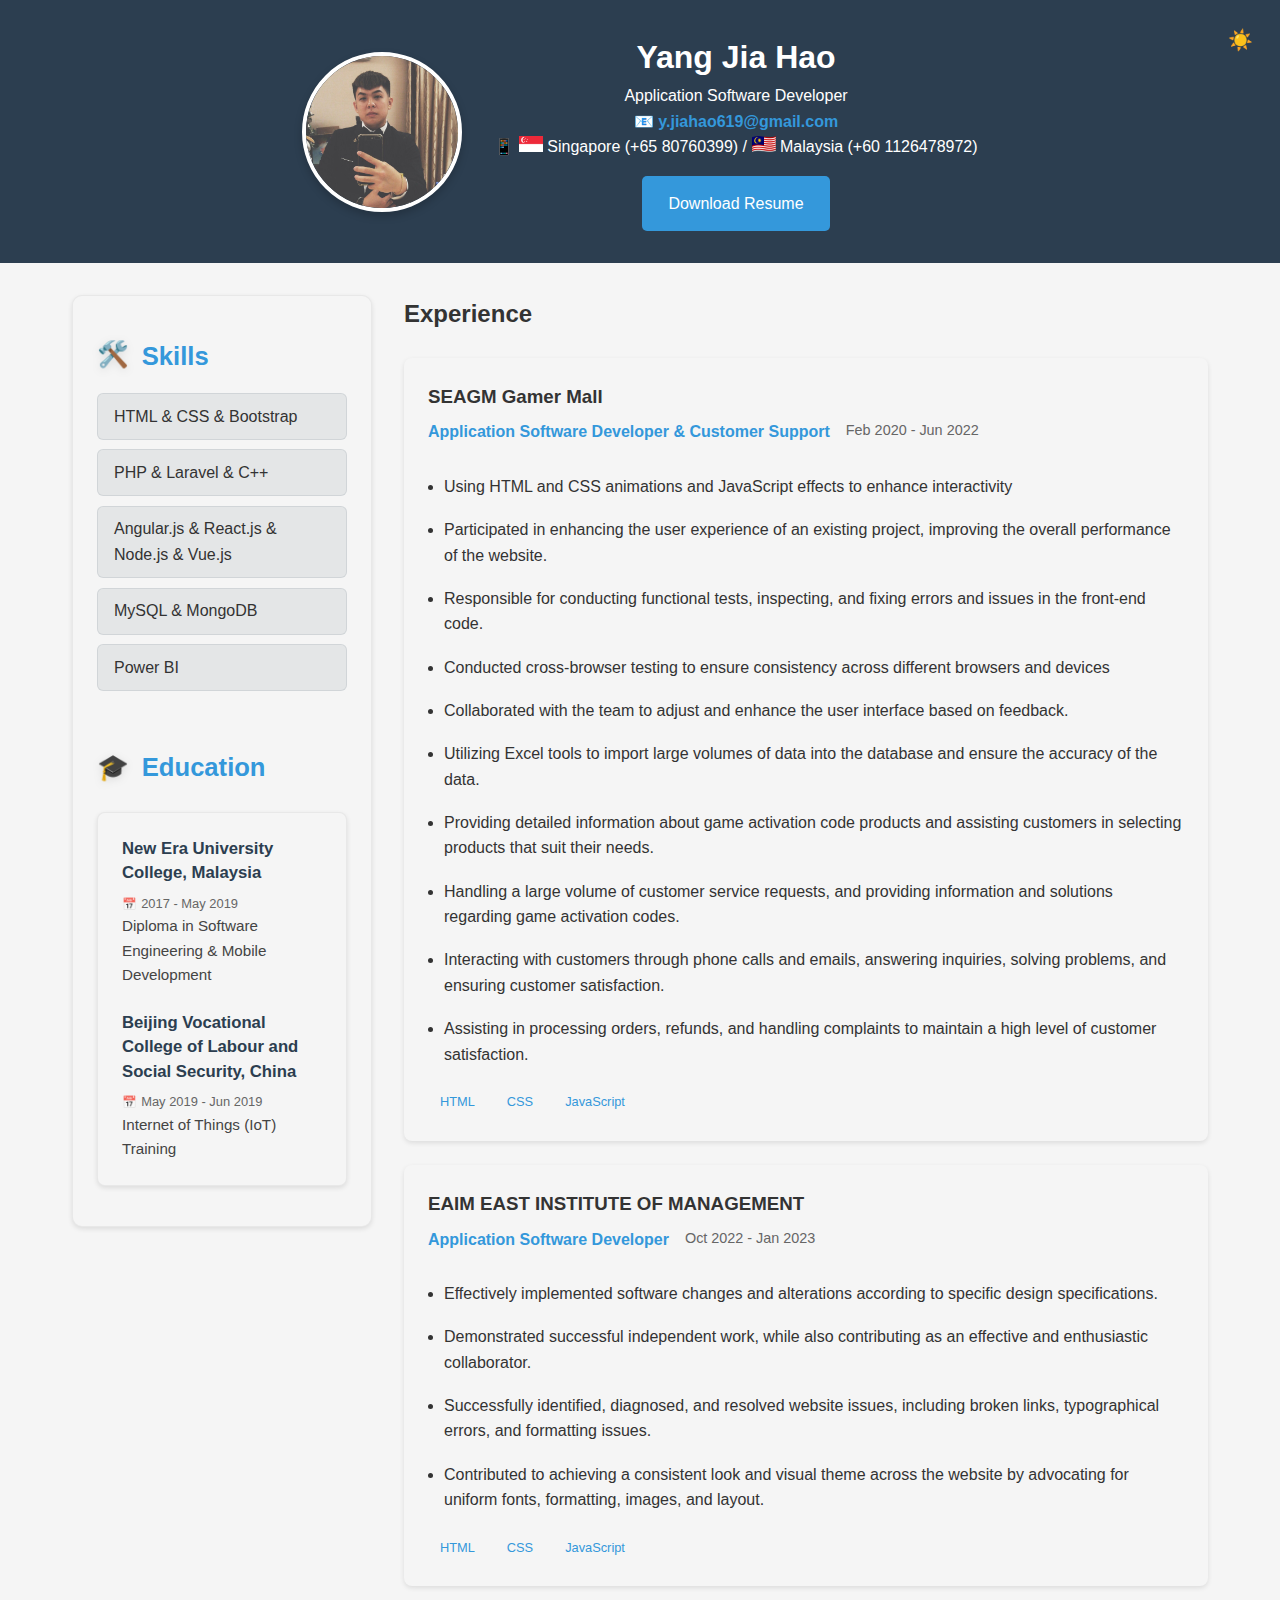
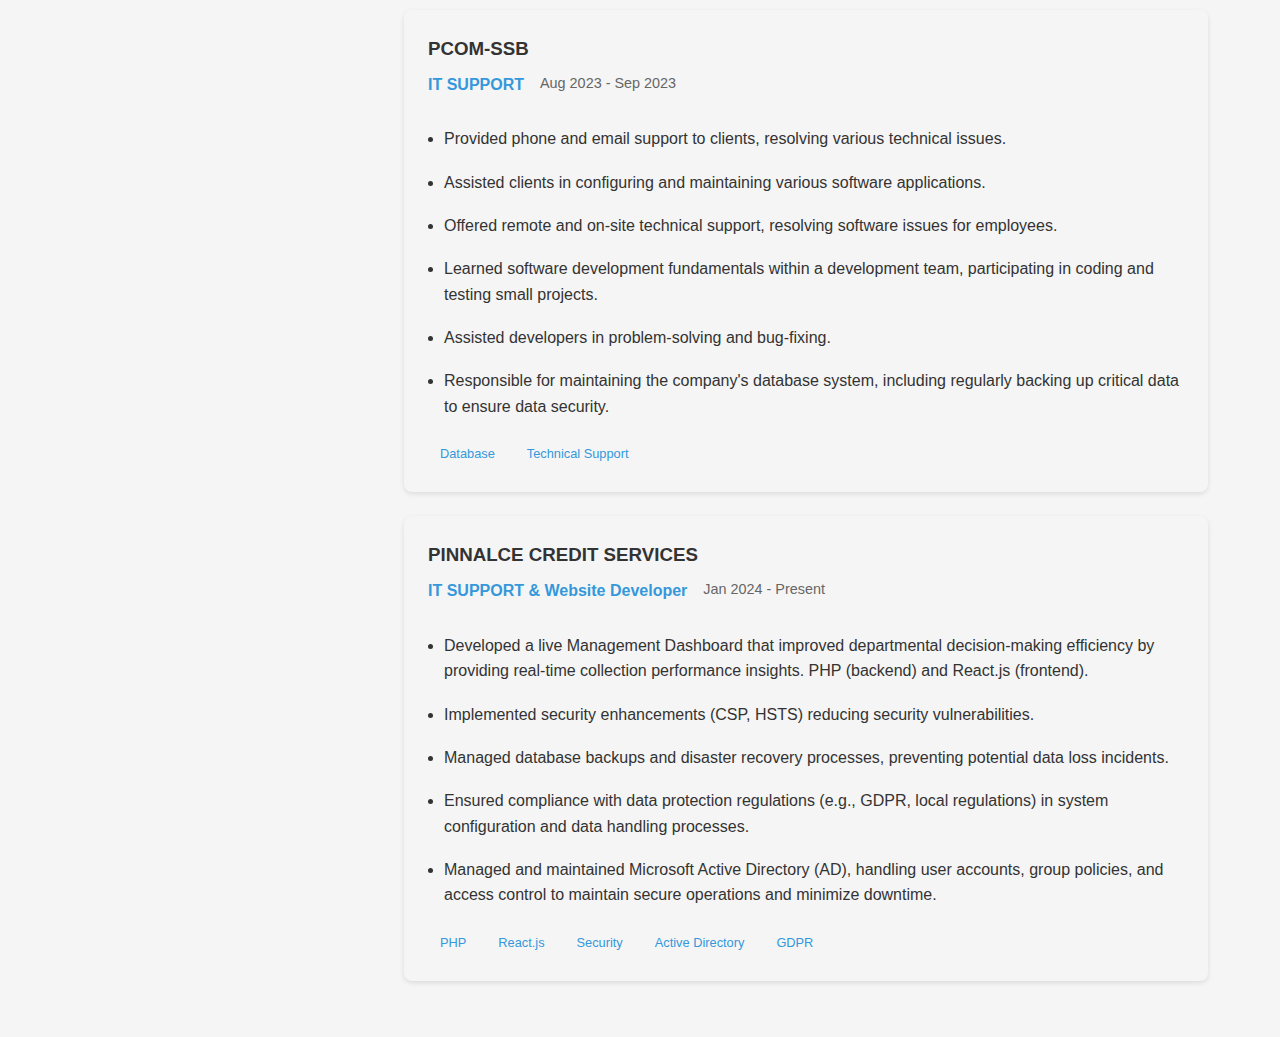
<file: index.html>
<!DOCTYPE html>
<html lang="en">
<head>
    <meta charset="UTF-8">
    <meta name="viewport" content="width=device-width, initial-scale=1.0">
    <title>Yang Jia Hao - Resume</title>
    <link rel="stylesheet" href="style.css">
    
    <!-- Add inline systle to fix the flashing use -->
    <style>
        :root { transition: none !important; }
        body { 
            transition: none !important;
            background: var(--light-bg); /* 默认背景 */
        }
        body[data-theme="dark"] { 
            background: var(--dark-bg);
            transition: none !important;
        }
    </style>
</head>
<body data-theme="light">
    <button id="theme-toggle" style="position: fixed; top: 20px; right: 20px; padding: 8px; background: transparent; border: none; cursor: pointer; transition: opacity 0.3s ease; font-size: 20px;">
        <span id="theme-icon" style="display: block; width: 24px; height: 24px; line-height: 24px;">☀️</span>
    </button>   
    <!-- Header Section -->
    <header class="header">
        <img src="Image/Image.jpg" alt="Yang Jia Hao" class="avatar">
        <div class="header-info">
            <h1>Yang Jia Hao</h1>
            <p>Application Software Developer</p>
            <p>📧 <a href="mailto:y.jiahao619@gmail.com" class="email-link">y.jiahao619@gmail.com</a></p>
            <p class="phone-info">📱 <span id="phone-info"></span></p>
            <a href="Profolio/YANG JIA HAO.pdf" class="download-btn" download>Download Resume</a>
        </div>
    </header>

    <!-- Main Content -->
    <div class="container">
        <!-- Left Sidebar: Skills & Education -->
        <aside class="sidebar">
            <section class="skills">
                <h2 id="skills">Skills</h2>
                <ul>
                    <li>HTML & CSS & Bootstrap</li>
                    <li>PHP & Laravel & C++</li>
                    <li>Angular.js & React.js & Node.js & Vue.js</li>
                    <li>MySQL & MongoDB</li>
                    <li>Power BI</li>
                </ul>
            </section>

            <section class="education">
                <h2>Education</h2>
                <div class="education-item">
                    <p><strong>New Era University College, Malaysia</strong> <br>
                    <span class="duration">2017 - May 2019</span>Diploma in Software Engineering & Mobile Development</p>
                    
                    <p style="margin-top: 1.5rem;"><strong>Beijing Vocational College of Labour and Social Security, China</strong>
                    <span class="duration">May 2019 - Jun 2019</span>Internet of Things (IoT) Training</p>
                </div>

                <!-- <div class="project-trigger" data-modal="project1">
                    <span>View Project scrrenshot</span>
                    <i class="ph ph-images"></i>
                </div> -->
            </section>
        </aside>

        <!-- Right Main Content: Experience & Projects -->
        <main class="main-content">
            <section class="experience">
                <h2 id="experience">Experience</h2>
                <div class="job-card">
                    <div class="job-header">
                        <div>
                            <h3>SEAGM Gamer Mall</h3>
                            <div class="job-meta">
                                <span class="role">Application Software Developer & Customer Support</span>
                                <span class="duration">Feb 2020 - Jun 2022</span>
                            </div>
                        </div>
                    </div>
                    <ul class="job-highlights">
                        <li>Using HTML and CSS animations and JavaScript effects to enhance interactivity</li>
                        <li>Participated in enhancing the user experience of an existing project, improving the overall performance of the website.</li>
                        <li>Responsible for conducting functional tests, inspecting, and fixing errors and issues in the front-end code.</li>
                        <li>Conducted cross-browser testing to ensure consistency across different browsers and devices</li>
                        <li>Collaborated with the team to adjust and enhance the user interface based on feedback.</li>
                        <li>Utilizing Excel tools to import large volumes of data into the database and ensure the accuracy of the data.</li>
                        <li>Providing detailed information about game activation code products and assisting customers in selecting products that suit their needs.</li>
                        <li>Handling a large volume of customer service requests, and providing information and solutions regarding game activation codes.</li>
                        <li>Interacting with customers through phone calls and emails, answering inquiries, solving problems, and ensuring customer satisfaction.</li>
                        <li>Assisting in processing orders, refunds, and handling complaints to maintain a high level of customer satisfaction.</li>
                    </ul>
                    <div class="tech-stack">
                        <span>HTML</span>
                        <span>CSS</span>
                        <span>JavaScript</span>
                    </div>
                </div>
                <div class="job-card">
                    <div class="job-header">
                        <div>
                            <h3>EAIM EAST INSTITUTE OF MANAGEMENT</h3>
                            <div class="job-meta">
                                <span class="role">Application Software Developer</span>
                                <span class="duration">Oct 2022 - Jan 2023</span>
                            </div>
                        </div>
                    </div>
                    <ul class="job-highlights">
                        <li>Effectively implemented software changes and alterations according to specific design specifications.</li>
                        <li>Demonstrated successful independent work, while also contributing as an effective and enthusiastic collaborator.</li>
                        <li>Successfully identified, diagnosed, and resolved website issues, including broken links, typographical errors, and formatting issues.</li>
                        <li>Contributed to achieving a consistent look and visual theme across the website by advocating for uniform fonts, formatting, images, and layout.</li>
                    </ul>
                    <div class="tech-stack">
                        <span>HTML</span>
                        <span>CSS</span>
                        <span>JavaScript</span>
                    </div>
                </div>
                <div class="job-card">
                    <div class="job-header">
                        <div>
                            <h3>PCOM-SSB</h3>
                            <div class="job-meta">
                                <span class="role">IT SUPPORT</span>
                                <span class="duration">Aug 2023 - Sep 2023</span>
                            </div>
                        </div>
                    </div>
                    <ul class="job-highlights">
                        <li>Provided phone and email support to clients, resolving various technical issues.</li>
                        <li>Assisted clients in configuring and maintaining various software applications.</li>
                        <li>Offered remote and on-site technical support, resolving software issues for employees.</li>
                        <li>Learned software development fundamentals within a development team, participating in coding and testing small projects.</li>
                        <li>Assisted developers in problem-solving and bug-fixing.</li>
                        <li>Responsible for maintaining the company's database system, including regularly backing up critical data to ensure data security.</li>
                    </ul>
                    <div class="tech-stack">
                        <span>Database</span>
                        <span>Technical Support</span>
                    </div>
                </div>
                <div class="job-card">
                    <div class="job-header">
                        <div>
                            <h3>PINNALCE CREDIT SERVICES</h3>
                            <div class="job-meta">
                                <span class="role">IT SUPPORT & Website Developer</span>
                                <span class="duration">Jan 2024 - Present</span>
                            </div>
                        </div>
                    </div>
                    <ul class="job-highlights">
                        <li>Developed a live Management Dashboard that improved departmental decision-making efficiency by providing real-time collection performance insights. PHP (backend) and React.js (frontend).</li>
                        <li>Implemented security enhancements (CSP, HSTS) reducing security vulnerabilities.</li>
                        <li>Managed database backups and disaster recovery processes, preventing potential data loss incidents.</li>
                        <li>Ensured compliance with data protection regulations (e.g., GDPR, local regulations) in system configuration and data handling processes.</li>
                        <li>Managed and maintained Microsoft Active Directory (AD), handling user accounts, group policies, and access control to maintain secure operations and minimize downtime.</li>
                    </ul>
                     <div class="tech-stack">
                        <span>PHP</span>
                        <span>React.js</span>
                        <span>Security</span>
                        <span>Active Directory</span>
                        <span>GDPR</span>
                    </div>
                </div>
            </section>
        </main>
    </div>

    <!-- Simplify the modal structure -->
    <!-- <div class="project-modal" id="project1">
        <div class="modal-content">
            <span class="modal-close">&times;</span>
            <div class="modal-gallery">
                <img src="project1-1.webp" alt="System interface">
            </div>
        </div>
    </div> -->

    <script>
        function getCountryByPhone(phoneNumber) {
            const countryData = {
                "+65": { country: "Singapore", flag: "<img src='Image/sg.png' width='24' height='16'>" },
                "+60": { country: "Malaysia", flag: "<img src='Image/my.png' width='24' height='16'>" }
            };
            phoneNumber = phoneNumber.trim();
            for (const code in countryData) {
                if (phoneNumber.startsWith(code)) {
                    return `<span>${countryData[code].flag} ${countryData[code].country} (${phoneNumber})</span>`;
                }
            }
            return `<span>${phoneNumber}</span>`;
        }
        document.addEventListener("DOMContentLoaded", function () {
            document.getElementById("phone-info").innerHTML = getCountryByPhone("+65 80760399") + " / " + getCountryByPhone("+60 1126478972");
        });
        document.getElementById("theme-toggle").addEventListener("click", function() {
        const body = document.body;
        const newTheme = body.getAttribute("data-theme") === "light" ? "dark" : "light";
        body.setAttribute("data-theme", newTheme);
        localStorage.setItem("theme", newTheme);
        document.getElementById("theme-icon").textContent = newTheme === 'light' ? '☀️' : '🌙';
    });
    
    // Modify theme loading logic
    (function initTheme() {
        const savedTheme = localStorage.getItem("theme") || "light";
        document.documentElement.style.visibility = 'hidden'; // 隐藏初始渲染
        document.body.setAttribute("data-theme", savedTheme);
        document.getElementById("theme-icon").textContent = savedTheme === 'light' ? '☀️' : '🌙';
        document.addEventListener("DOMContentLoaded", () => {
            document.documentElement.style.visibility = 'visible';
        });
    })();

    // Modal interaction
    document.querySelectorAll('.project-trigger').forEach(trigger => {
        trigger.addEventListener('click', () => {
            const modalId = trigger.dataset.modal;
            const modal = document.getElementById(modalId);
            modal.style.display = 'block';
        });
    });

    document.querySelectorAll('.modal-close').forEach(closeBtn => {
        closeBtn.addEventListener('click', () => {
            closeBtn.closest('.project-modal').style.display = 'none';
        });
    });

    // Click background to close
    window.onclick = function(event) {
        if (event.target.classList.contains('project-modal')) {
            event.target.style.display = 'none';
        }
    };
</script>
</body>
</html>
</file>
<file: style.css>
/* ========================
   Basic variables and global systles
   ======================== */
:root {
    --primary-color: #2c3e50;
    --accent-color: #3498db;
    --hover-color: #217dbb;
    --light-bg: #f5f5f5;
    --box-shadow: 0 2px 5px rgba(0, 0, 0, 0.1);
    --dark-bg: linear-gradient(135deg, #1a1e23 0%, #232831 100%);
    --dark-text: #e8eef3;
    --dark-card-bg: rgba(40, 45, 53, 0.95);
    --dark-border: rgba(255, 255, 255, 0.08);
    --dark-accent: #4dabf7;
    --dark-hover: #339af0;
    --neon-glow: 0 0 8px rgba(77, 171, 247, 0.3);
    --transition: all 0.4s cubic-bezier(0.16, 0.85, 0.3, 1.05);
    --text-transition: color 0.2s ease, text-shadow 0.2s ease;
}

* {
    margin: 0;
    padding: 0;
    box-sizing: border-box;
    font-family: 'Segoe UI', Arial, sans-serif;
    transition: 
        background-color 0.3s var(--transition),
        border-color 0.3s ease;
}

body {
    background-color: var(--light-bg);
    line-height: 1.6;
    color: #333;
    transition: background-image var(--transition);
    min-height: 100vh;
    background-attachment: fixed;
}

/* ========================
   Header styles
   ======================== */
.header {
    background-color: var(--primary-color);
    color: white;
    padding: 2rem;
    display: flex;
    align-items: center;
    gap: 2rem;
    text-align: center;
    justify-content: center;
    flex-wrap: wrap;
}

.avatar {
    width: 160px;
    height: 160px;
    border-radius: 50%;
    border: 4px solid white;
    object-fit: cover;
    box-shadow: 0px 4px 8px rgba(0, 0, 0, 0.2);
}

/* ========================
   Btn Styles
   ======================== */
.download-btn {
    display: inline-block;
    margin-top: 1rem;
    padding: 0.8rem 1.5rem;
    background-color: var(--accent-color);
    color: white;
    text-decoration: none;
    border-radius: 5px;
    transition: all 0.3s ease-in-out;
    cursor: pointer;
    border: 2px solid transparent;
    box-sizing: border-box;
    position: relative;
    z-index: 100;
}

.download-btn:hover {
    background-color: var(--hover-color);
    transform: translateY(-2px);
}

/* ========================
   Card layout
   ======================== */
.job-card {
    padding: 1.5rem;
    margin: 1.5rem 0;
    border-radius: 8px;
    background: var(--light-bg);
    box-shadow: var(--box-shadow);
    transition: var(--transition);
}

.job, .project {
    background-color: var(--light-bg);
    margin-bottom: 1.5rem;
    padding: 1.5rem;
    border-radius: 8px;
    box-shadow: var(--box-shadow);
    transition: transform 0.3s ease-in-out;
}

.job:hover, 
.project:hover {
    transform: translateY(-5px);
}

/* ========================
   Dark Theme
   ======================== */
body[data-theme="dark"] {
    background: var(--dark-bg);
    color: var(--dark-text);
    transition: var(--transition);
    background-size: cover;
    background-repeat: no-repeat;
    
    & .sidebar,
    & .main-content,
    & .job,
    & .project,
    & .job-card {
        background: var(--dark-card-bg);
        box-shadow: var(--neon-glow), 0 4px 20px rgba(0, 0, 0, 0.3);
    }

    & .job:hover,
    & .project:hover {
        transform: translateY(-2px);
    }
}

/* ========================
   Responmsive Design
   ======================== */
@media (max-width: 1024px) {
    .container {
        flex-wrap: wrap;
    }
    .avatar {
        width: 120px;
        height: 120px;
    }
}

@media (max-width: 768px) {
    .education-item { 
        margin: 0.6rem 0; 
    }
    .skills li { 
        padding: 1rem; 
    }
    .download-btn {
        display: block;
        width: fit-content;
        margin: 1rem auto;
        padding: 1rem 2rem;
        font-size: 1.1em;
        pointer-events: auto;
    }
    #theme-toggle {
        z-index: 99;
    }
}

/* ========================
   Othe styles
   ======================== */
.container {
    display: flex;
    gap: 2rem;
    padding: 2rem;
    max-width: 1200px;
    margin: 0 auto;
    flex-wrap: nowrap;
    align-items: flex-start;
}

/* Sidebar basic styles */
.sidebar {
    flex: 0 0 300px;
    background: var(--light-bg); /* Use global light gray background */
    padding: 1.5rem !important;
    border-radius: 10px;
    box-shadow: var(--box-shadow);
    display: flex;
    flex-direction: column;
    gap: 2rem;
    height: fit-content;
    transition: var(--transition);
    border: 1px solid rgba(0, 0, 0, 0.05); /* Add a light-color border */
}

/* Dark Theme adaptation */
body[data-theme="dark"] .sidebar {
    background: var(--dark-card-bg);
    box-shadow: var(--neon-glow), 0 4px 20px rgba(0, 0, 0, 0.3);
}

.main-content {
    flex: 1; /* Occupy the remaining space */
    min-width: 0; /* Fix the flex content overflow issue */
    background: transparent; /* keep transparent */
}

.sidebar section {
    margin: 0;
}

.project-link {
    color: var(--accent-color);
    text-decoration: none;
    font-weight: bold;
    transition: color 0.3s ease-in-out;
}

.project-link:hover {
    color: var(--hover-color);
}

/* Unified box shadow */
.box-shadow {
    box-shadow: var(--box-shadow);
}

.email-link {
    color: var(--accent-color);
    font-weight: bold;
    text-decoration: none;
    transition: color 0.3s ease-in-out;
}

.email-link:hover {
    color: var(--hover-color);
    text-decoration: underline;
}

@keyframes wave-flag {
    0% { transform: rotate(0deg); }
    100% { transform: rotate(-5deg); }
}

/* Modern dark theme */
body[data-theme="dark"] {
    & .avatar {
        border: 3px solid var(--dark-accent);
        box-shadow: var(--neon-glow);
    }

    & .download-btn {
        background: var(--dark-accent);
        border: 2px solid rgba(77, 171, 247, 0.3);
        box-shadow: var(--neon-glow);
        transform: translateZ(0); /* Maintain the same transform */
        
        &:hover {
            background: var(--dark-hover);
            transform: translateY(-2px) scale(1.02); /* Adjust animation position */
        }
    }

    & .theme-toggle {
        background: var(--dark-accent);
        box-shadow: 0 0 15px rgba(77, 171, 247, 0.3);
    }

    & .duration {
        color: #aaa;
    }

    /* Merge duplicate tech-stack sytles */
    .tech-stack span {
        background: rgba(77, 171, 247, 0.15);
    }

    .job-card {
        box-shadow: var(--neon-glow), 0 4px 20px rgba(0, 0, 0, 0.3);
    }
    
    .tech-stack span {
        border: 1px solid rgba(77, 171, 247, 0.3); /* Add a subtle border */
    }
}

.theme-toggle {
    position: fixed;
    top: 20px;
    right: 20px;
    padding: 12px;
    border-radius: 50%;
    cursor: pointer;
    z-index: 1000;
    transition: var(--transition) !important;
}

/* Modern timeline sytle */
.experience {
    position: relative;
}

.job-header {
    display: flex;
    align-items: center;
    margin-bottom: 1.5rem;
    
    & > div {
        width: 100%;
    }
}

.job-meta {
    display: flex;
    flex-wrap: wrap;
    gap: 1rem;
    margin-top: 0.5rem;
    
    .role {
        color: var(--accent-color);
        font-weight: 600;
    }
    
    .duration {
        color: #666;
        font-size: 0.9em;
    }
}

.job-highlights {
    padding-left: 1rem;
    margin: 1rem 0;
    border-left: none;
    
    li {
        padding: 0.3rem 0;
        margin: 0.5rem 0;
        
        &::before {
            content: none;
        }
    }
}

.tech-stack {
    display: flex;
    flex-wrap: wrap;
    gap: 0.5rem;
    margin-top: 1rem;
    
    span {
        padding: 0.25rem 0.75rem;
        border-radius: 20px;
        background: rgba(var(--accent-color), 0.1);
        color: var(--accent-color);
        font-size: 0.8em;
        font-weight: 500;
        transition: var(--transition);
    }
}

/* Maintain modern card style*/
.job-card {
    padding: 1.5rem;
    margin: 1.5rem 0;
    border-radius: 8px;
    background: var(#f5f5f5);
    box-shadow: var(--box-shadow);
    transition: var(--transition);
}

/* Dark theme adaptation */
body[data-theme="dark"] .job-card {
    box-shadow: var(--neon-glow), 0 4px 20px rgba(0, 0, 0, 0.3);
}

.tech-stack span {
    padding: 0.25rem 0.75rem;
    border-radius: 20px;
    background: rgba(var(--accent-color), 0.1);
    color: var(--accent-color);
    font-size: 0.8em;
    font-weight: 500;
    transition: var(--transition);
}

body[data-theme="dark"] .tech-stack span {
    background: rgba(77, 171, 247, 0.15);
    border: 1px solid rgba(77, 171, 247, 0.3);
}

/* Optimization 3: Enhanced responsive details */
@media (max-width: 480px) {
    .header {
        padding: 1.5rem;
    }
    
    .avatar {
        width: 120px;
        height: 120px; /* Mobile avatar size optimization */
    }
    
    .job-meta {
        flex-direction: column; /* vertical arrangement on small screens */
    }
}

/* Optimization 4: Unified Btn interaction */
.download-btn, .confirm-download {
    &:active {
        transform: scale(0.95);
        filter: brightness(0.9);
    }
}

/* Optimization 5: Skill tag animation */
.tech-stack span {
    &:hover {
        transform: translateY(-2px);
        box-shadow: 0 3px 8px rgba(0, 0, 0, 0.15);
    }
}

#theme-toggle:hover {
    opacity: 0.8;
    transform: scale(1.1);
}

/* Optimized skill section styles */
.skills {
    padding: 1rem 0;
}

.skills h2 {
    color: var(--accent-color);
    margin-bottom: 1rem;
    position: relative;
    font-size: 1.6em;
    padding-left: 2.8rem; /* Completely unify the left margin */
    
}

.skills h2::before {
    content: "🛠️";
    position: absolute;
    left: 0;
    top: 0.15em; /* Precisely vertical alignment */
    margin-right: 0.8rem;
    filter: drop-shadow(0 2px 4px rgba(0,0,0,0.1)); /* Same shadow parameters */
    
}

.skills ul {
    display: flex;
    flex-direction: column;
    gap: var(--skills-gap, 0.6rem);
    list-style: none;
    padding-left: 0;
}

.skills li {
    padding: 0.6rem 1rem;
    background: rgba(44, 62, 80, 0.08);
    border-radius: 6px;
    transition: var(--transition);
    border: 1px solid rgba(44, 62, 80, 0.1);
}

/* Explicitly define ligh mode background */
body[data-theme="light"] .skills li {
    background: rgba(44, 62, 80, 0.08); /* Use the RGB value of --primary-color */
    border-color: rgba(44, 62, 80, 0.1);
}

/* Dark theme adaptation */
body[data-theme="dark"] .skills li {
    background: rgba(77, 171, 247, 0.08); /* Use the RGB value of--dark-accent */
    border-color: rgba(77, 171, 247, 0.15);
}

/* Education section optimization */
.education h2 {
    color: var(--accent-color);
    margin-bottom: 1rem;
    position: relative;
    font-size: 1.6em;
    padding: 0.5rem 0;
}

.education h2::before {
    content: "🎓";
    left: 0;
    top: 0.1em;
    margin-right: 0.8rem; /* Increase icon Spacing */
    filter: drop-shadow(0 2px 4px rgba(0,0,0,0.1)); /* Add shadow */
}

.education-item {
    margin: 1rem 0;
    padding: 1.5rem;
    background: var(--light-bg);
    border-radius: 8px;
    box-shadow: var(--box-shadow);
    transition: var(--transition);
    border: 1px solid rgba(0, 0, 0, 0.05);
}

.education-item strong {
    color: var(--primary-color);
    font-size: 1.1em;
    line-height: 1.4;
}

.education-item p {
    color: #444;
    font-size: 0.95em;
    line-height: 1.6;
}

.education-item .duration {
    color: #666;
    font-size: 0.85em;
    margin-top: 0.5rem;
    display: flex;
    align-items: center;
    gap: 0.5rem;
    position: relative;
    padding-left: 1.2rem;
}

.education-item .duration::before {
    content: "📅";
    font-size: 0.9em;
    opacity: 0.8;
    position: absolute;
    left: 0;
}

/* Dark theme adaptation */
body[data-theme="dark"] .education-item {
    background: var(--dark-card-bg);
    box-shadow: var(--neon-glow), 0 4px 20px rgba(0, 0, 0, 0.3);
}

body[data-theme="dark"] .education-item strong {
    color: var(--dark-accent);
}

body[data-theme="dark"] .education-item p {
    color: var(--dark-text);
    margin-bottom: 18px ;
}

body[data-theme="dark"] .education-item .duration {
    color: #aaa;
}

body[data-theme="dark"] .education-item .duration::before {
    filter: brightness(1.2);
}

/* Adjust icon colors for dark theme */
body[data-theme="dark"] .skills h2::before {
    filter: brightness(1.2) drop-shadow(0 0 4px rgba(77, 171, 247, 0.3)); /* Completely identical to the education section */
}

body[data-theme="dark"] .skills h2 {
    text-shadow: 0 0 8px rgba(77, 171, 247, 0.2); /* Same glowing text effect */
}

.education h2::before,
.skills h2::before {
    transform: translateY(-15%); /* Slightly adjust vertical position */
}

/* Identify duplicate media queries */
@media (max-width: 768px) {
    .education-item { margin: 0.6rem 0; }
}

/* Duplicate definition at another identical breakpoint */
@media (max-width: 768px) {
    .skills li { padding: 1rem; }
}

/* Suggest merging media queries */
@media (max-width: 768px) {
    .education-item { margin: 0.6rem 0; }
    .skills li { padding: 1rem; }
}

/* Keep the print media queires */
@media print {
    .no-print { display: none; }
}

/* Dark theme adatation */
body[data-theme="dark"] .education h2 {
    color: var(--dark-accent);
    text-shadow: 0 0 8px rgba(77, 171, 247, 0.2);
}

body[data-theme="dark"] .education h2::before {
    filter: brightness(1.2) drop-shadow(0 0 4px rgba(77, 171, 247, 0.3)); /* Enhance icon effects */
}

/* Optimized certificate btn */
.certificate-btn {
    --btn-padding: 0.7rem 1.3rem;
    --btn-font-size: 0.92em;
    display: inline-flex;
    align-items: center;
    gap: 0.6rem;
    padding: var(--btn-padding);
    font-size: var(--btn-font-size);
    background: rgba(44, 62, 80, 0.08);
    color: #2c3e50; /* use fixed dark gray color instead of variable */
    border: 1.5px solid rgba(44, 62, 80, 0.12);
    border-radius: 8px;
    transition: var(--transition);
    text-decoration: none !important; /* Force remove underline */
}

.certificate-btn:hover {
    background: rgba(44, 62, 80, 0.15);
    transform: translateY(-2px);
    box-shadow: 0 3px 12px rgba(0, 0, 0, 0.08);
}

/* Optimize PDF icon */
.certificate-btn::before {
    content: "📄";
    font-size: 1.15em;
    filter: sepia(0.2) saturate(0.8);
    transition: transform 0.2s ease;
}

.certificate-btn:hover::before {
    transform: scale(1.1) rotate(-5deg);
}

/* Dark mode optimization */
body[data-theme="dark"] .certificate-btn {
    background: rgba(77, 171, 247, 0.08);
    border-color: rgba(77, 171, 247, 0.2);
    box-shadow: 0 2px 8px rgba(77, 171, 247, 0.1);
    color: #6ab0ff; /* Brighter blue color */
    text-shadow: 0 0 3px rgba(106, 176, 255, 0.2); 
}

body[data-theme="dark"] .certificate-btn:hover {
    background: rgba(77, 171, 247, 0.15);
    box-shadow: 0 4px 16px rgba(77, 171, 247, 0.2);
}

body[data-theme="dark"] .certificate-btn::before {
    filter: hue-rotate(-5deg) brightness(1.5); 
}

/* Adjustments for mobile device only */
@media (max-width: 768px) {
    .container {
        flex-wrap: wrap;
        padding: 1rem;
        gap: 1rem;
    }

    .sidebar, .main-content {
        flex: 1 0 100%;
        min-width: 100%;
    }

    .header {
        flex-direction: column;
        text-align: center;
        padding: 1.5rem;
    }

    .avatar {
        width: 120px;
        height: 120px;
        margin-bottom: 1rem;
    }

    .job-card {
        padding: 1rem;
        margin: 1rem 0;
    }

    #theme-toggle {
        top: 10px;
        right: 10px;
        padding: 6px;
    }
}

/* Optimized for small screen mobile devices */
@media (max-width: 480px) {
    .tech-stack span {
        font-size: 0.75em;
        padding: 0.2rem 0.5rem;
    }

    .job-meta .duration {
        font-size: 0.85em;
    }

    .education-item p {
        font-size: 0.9em;
    }
}



body[data-theme="dark"] .project-image {
    border-color: var(--dark-border);
    background: var(--dark-card-bg);
}


@media (max-width: 768px) {
    .project-gallery {
        grid-template-columns: 1fr;
    }
    
    .project-image {
        aspect-ratio: 3/2;
    }
}

/* Add styles for edcation project trigger */
.education-item .project-trigger {
    display: inline-flex;
    align-items: center;
    gap: 0.5rem;
    margin-top: 1rem;
    padding: 0.5rem 1rem;
    background: rgba(44, 62, 80, 0.08);
    border-radius: 6px;
    color: var(--accent-color);
    cursor: pointer;
    transition: var(--transition);
}

body[data-theme="dark"] .education-item .project-trigger {
    background: rgba(77, 171, 247, 0.08);
}

/* Optimized modal styles */
.project-modal {
    display: none;
    position: fixed;
    top: 0;
    left: 0;
    width: 100%;
    height: 100%;
    background: rgba(0, 0, 0, 0.95);
    z-index: 1000;
    padding: 1rem;
    backdrop-filter: blur(8px);
}

.modal-content {
    position: relative;
    max-width: 1200px;
    margin: 2rem auto;
    background: var(--card-bg);
    border-radius: 12px;
    padding: 2rem;
    box-shadow: 0 0 30px rgba(0, 0, 0, 0.3);
}

.modal-gallery {
    display: grid;
    gap: 1.5rem;
    grid-template-columns: repeat(auto-fit, minmax(300px, 1fr));
}

.modal-gallery img {
    width: 100%;
    height: auto;
    border-radius: 8px;
    border: 1px solid var(--border-color);
    transition: transform 0.3s ease;
}

.modal-close {
    position: absolute;
    right: 1rem;
    top: 1rem;
    font-size: 2rem;
    cursor: pointer;
    color: var(--text-color);
}

@media (max-width: 768px) {
    .modal-content {
        padding: 1rem;
        margin: 1rem;
    }
    
    .modal-gallery {
        grid-template-columns: 1fr;
    }
}
</file>
